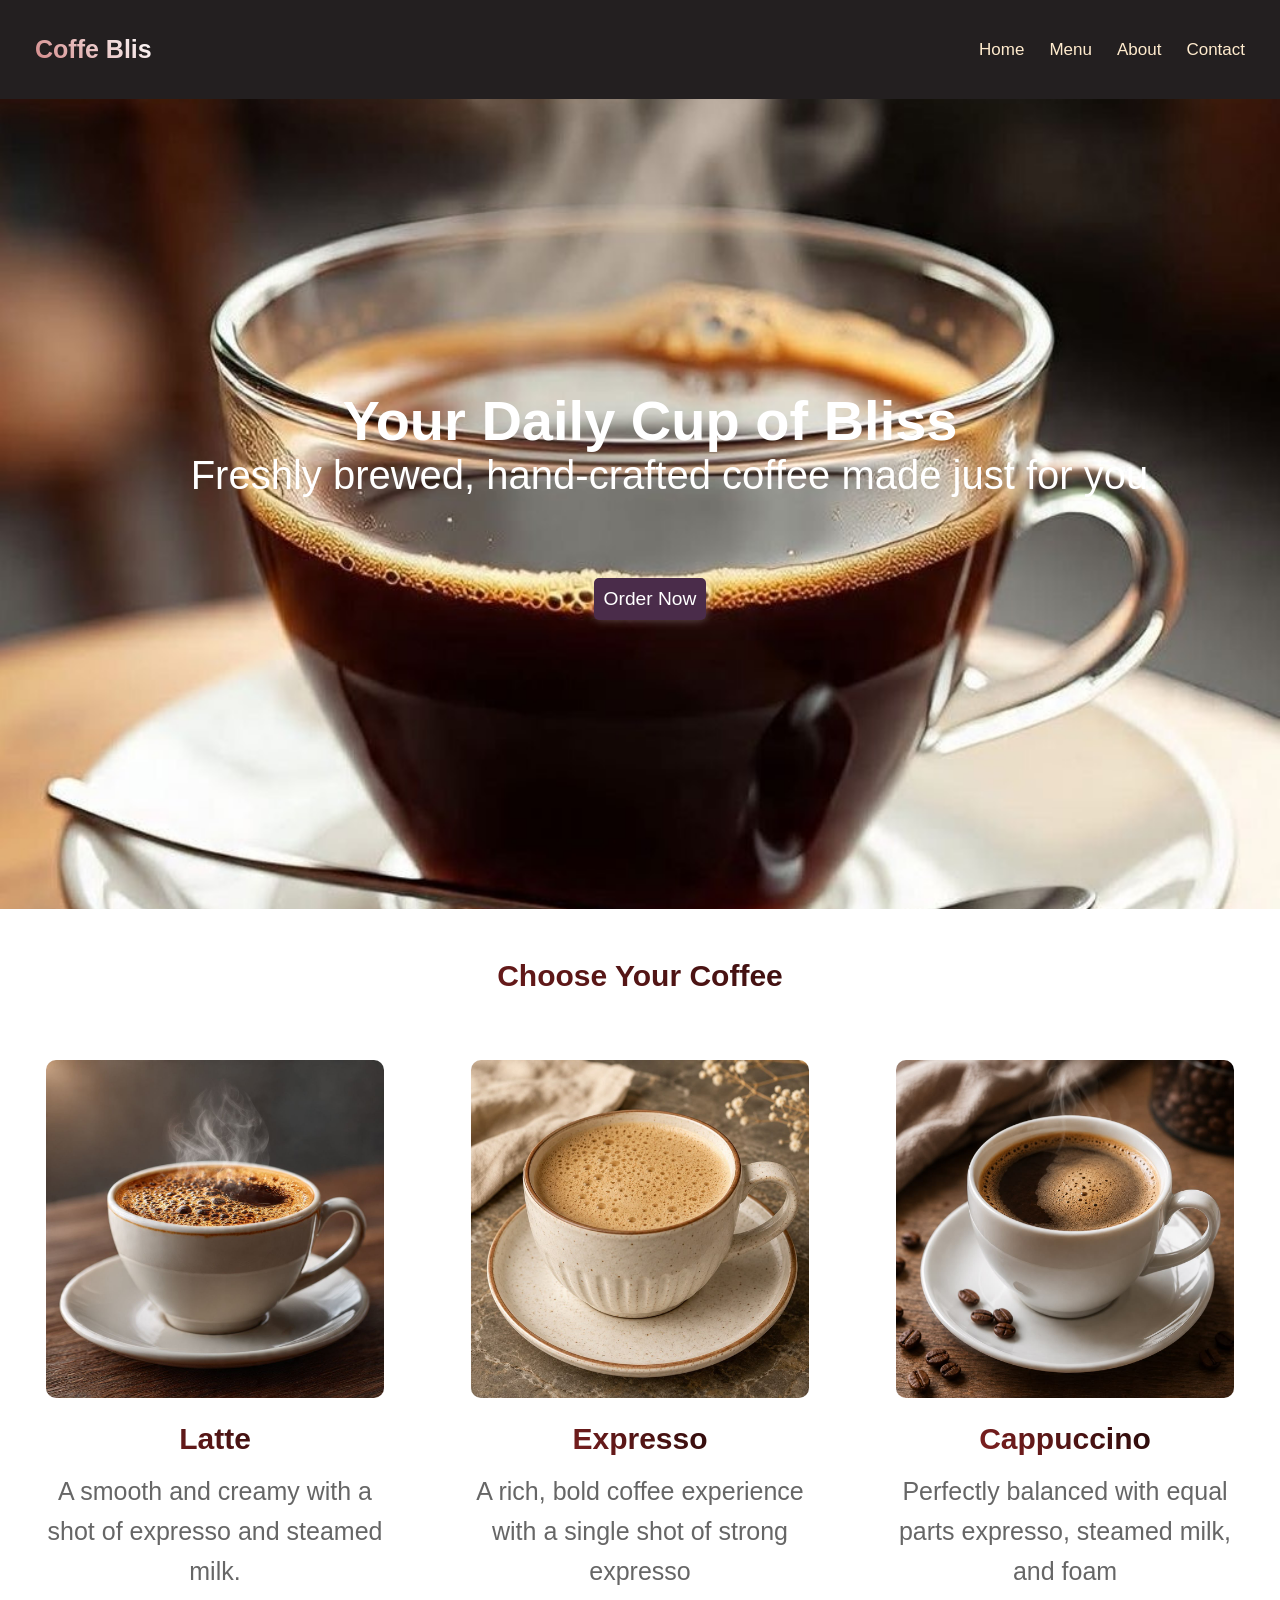
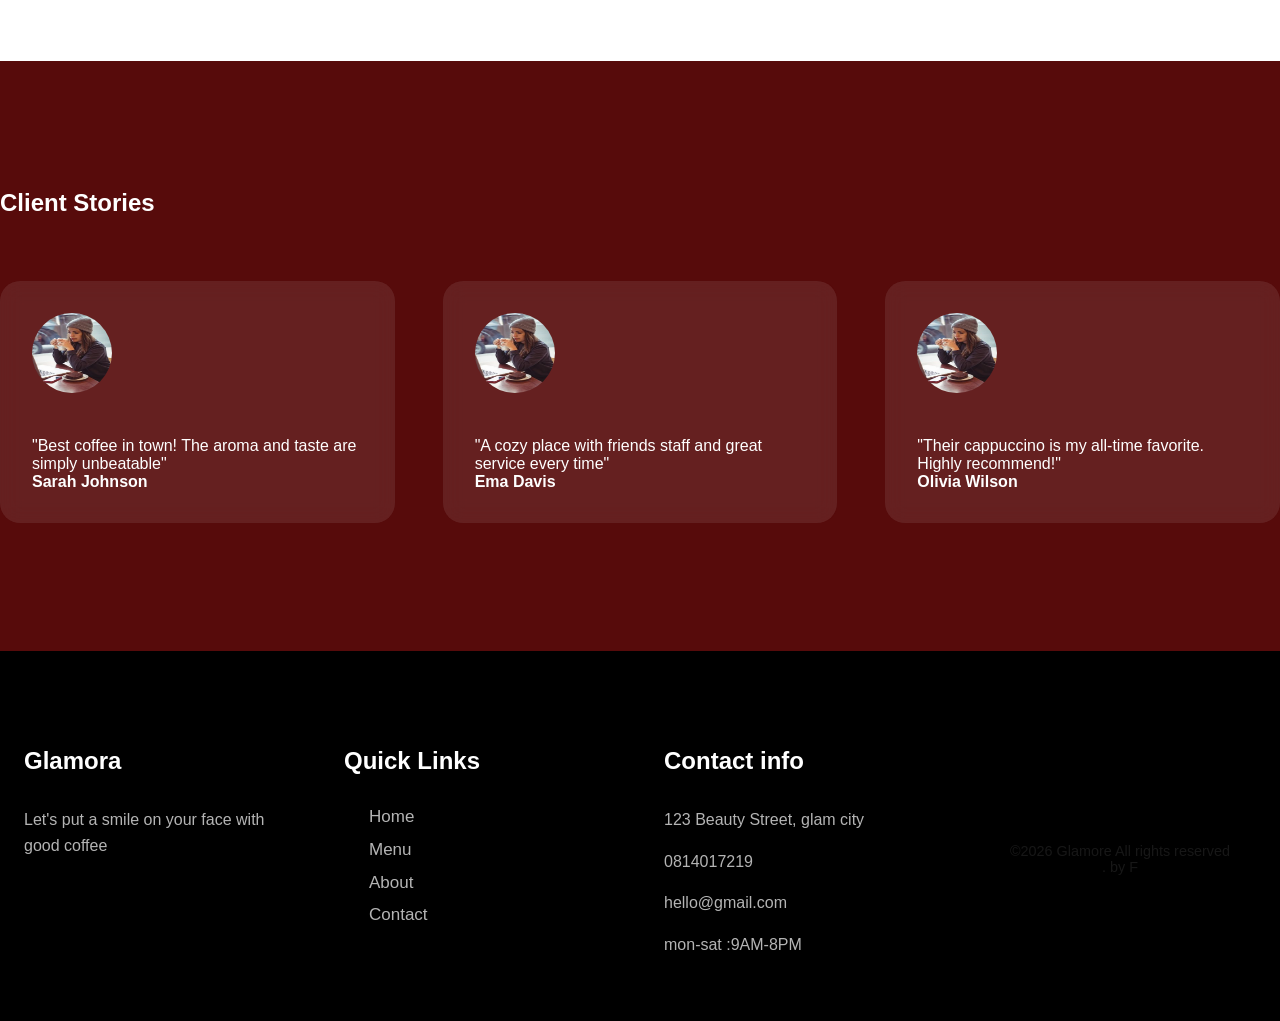
<file: index.html>
<!DOCTYPE html>
<html lang="en">
<head>
    <meta charset="UTF-8">
    <meta name="viewport" content="width=device-width, initial-scale=1.0">
    <title>Coffe Website</title>
    <link rel="stylesheet" href="style.css">
</head>
<body>
    <header>
        <div class="navbar">
            <h1 class="logo">Coffe Blis</h1>
            <nav>
                <ul>
                    <li><a href="index.html">Home</a></li>
                    <li><a href="menu.html">Menu</a></li>
                    <li><a href="about.html">About</a></li>
                    <li><a href="contact.html">Contact</a></li>
                </ul>

            </nav>

        </div>
    </header>

     <section class="hero">
        <div class="hero-content">
            <h2>Your Daily Cup of Bliss</h2>
            <p>Freshly brewed, hand-crafted coffee made just for you.</p>
            <a href="menu.html" class="cta-btn">Order Now</a>
        </div>
    </section>

    <section class="choose-coffee">
        <h3>Choose Your Coffee</h3>
        <div class="coffee-type">
            <div class="coffee-card">
                <img src="image/p1.JPG" alt="Latte">
                <h4>Latte</h4>
                <p>A smooth and creamy with a shot of expresso and steamed milk.</p>

            </div>

            <div class="coffee-card">
                <img src="image/p3.JPG" alt="Expresso">
                <h4>Expresso</h4>
                <p>A rich, bold coffee experience with a single shot of strong expresso</p>

            </div>

            <div class="coffee-card">
                <img src="image/p4.JPG" alt="Cappuccino">
                <h4>Cappuccino</h4>
                <p>Perfectly balanced with equal parts expresso, steamed milk, and foam</p>

            </div>

        </div>
        

    </section>

    <!---testimonials section-->
     <!----testimonial section-->
    <section class="testimonials" id="testimonials">
        <div class="container">
            <h2 class="scroll-reveal"> Client Stories</h2>
            <div class="testimonial-grid">
                <div class="testimonial-card scroll-reveal">
                    <img src="image/co.jpg" alt="client" class="client-photo">
                    <div class="ratings">
                        <i class="fas fa-star"></i>
                        <i class="fas fa-star"></i>
                        <i class="fas fa-star"></i>
                        <i class="fas f  a-star"></i>
                        <i class="fas fa-star"></i>

                    </div>
                    <p>"Best coffee in town! The aroma and taste are simply unbeatable"</p>
                    <h4>Sarah Johnson</h4>
                </div>
                <div class="testimonial-card scroll-reveal">
                    <img src="image/co.jpg" alt="client" class="client-photo">
                    <div class="ratings">
                        <i class="fas fa-star"></i>
                        <i class="fas fa-star"></i>
                        <i class="fas fa-star"></i>
                        <i class="fas fa-star"></i>
                        <i class="fas fa-star"></i>
                     
                    </div>
                    <p>"A cozy place with friends staff and great service every time"</p>
                    <h4>Ema Davis</h4>


                </div>

                <div class="testimonial-card scroll-reveal">
                    <img src="image/co.jpg" alt="client" class="client-photo">
                  <div class="ratings">
                    <i class="fas fa-star"></i>
                    <i class="fas fa-star"></i>
                    <i class="fas fa-star"></i>
                    <i class="fas fa-star"></i>
                    <i class="fas fa-star-half-alt"></i>

                  </div>
                  <p>"Their cappuccino is my all-time favorite. Highly recommend!"</p>
                  <h4>Olivia Wilson</h4>

                </div>

            </div>

        </div>

    </section>

     <!----add tgis footer before closing tag-->
    <footer>
        <div class="container">
            <div class="footer-content scroll-revael">
                <div class="footer-col">
                    <h3>Glamora</h3>
                    <p>Let's put a smile on your face with good coffee</p>
                    <div class="social links">
                        <a href="#"></a>
                        <a href="#"></a>
                        <a href="#"></a>
                        <a href="#"></a>

                    </div>

                </div>

                <div class="footer-col">
                    <h3>Quick Links</h3>
                    <ul class="footer-link"> 
                        <li><a href="index.html">Home</a></li>
                        <li><a href="menu.html">Menu</a></li>
                        <li><a href="about.html">About</a></li>
                        <li><a href="contact.html">Contact</a></li>

                    </ul>
                </div>

                <div class="footer-col">
                    <h3>Contact info</h3>
                    <p><i class="fas fa-map-marer-alt"></i>123 Beauty Street, glam city</p>
                    <p class="fas fa-phone">0814017219</p>
                    <p><i class="fas fa-envelope"></i>hello@gmail.com</p>
                    <p><i class="fas fa-clock"></i>mon-sat :9AM-8PM</p>

                </div>

                <div class="copyright scroll-revael">
                    <p>&copy;2026 Glamore All rights reserved . by F</p>

                </div>

            </div>

        </div>
    </footer>

    

    
</body>
</html>
</file>
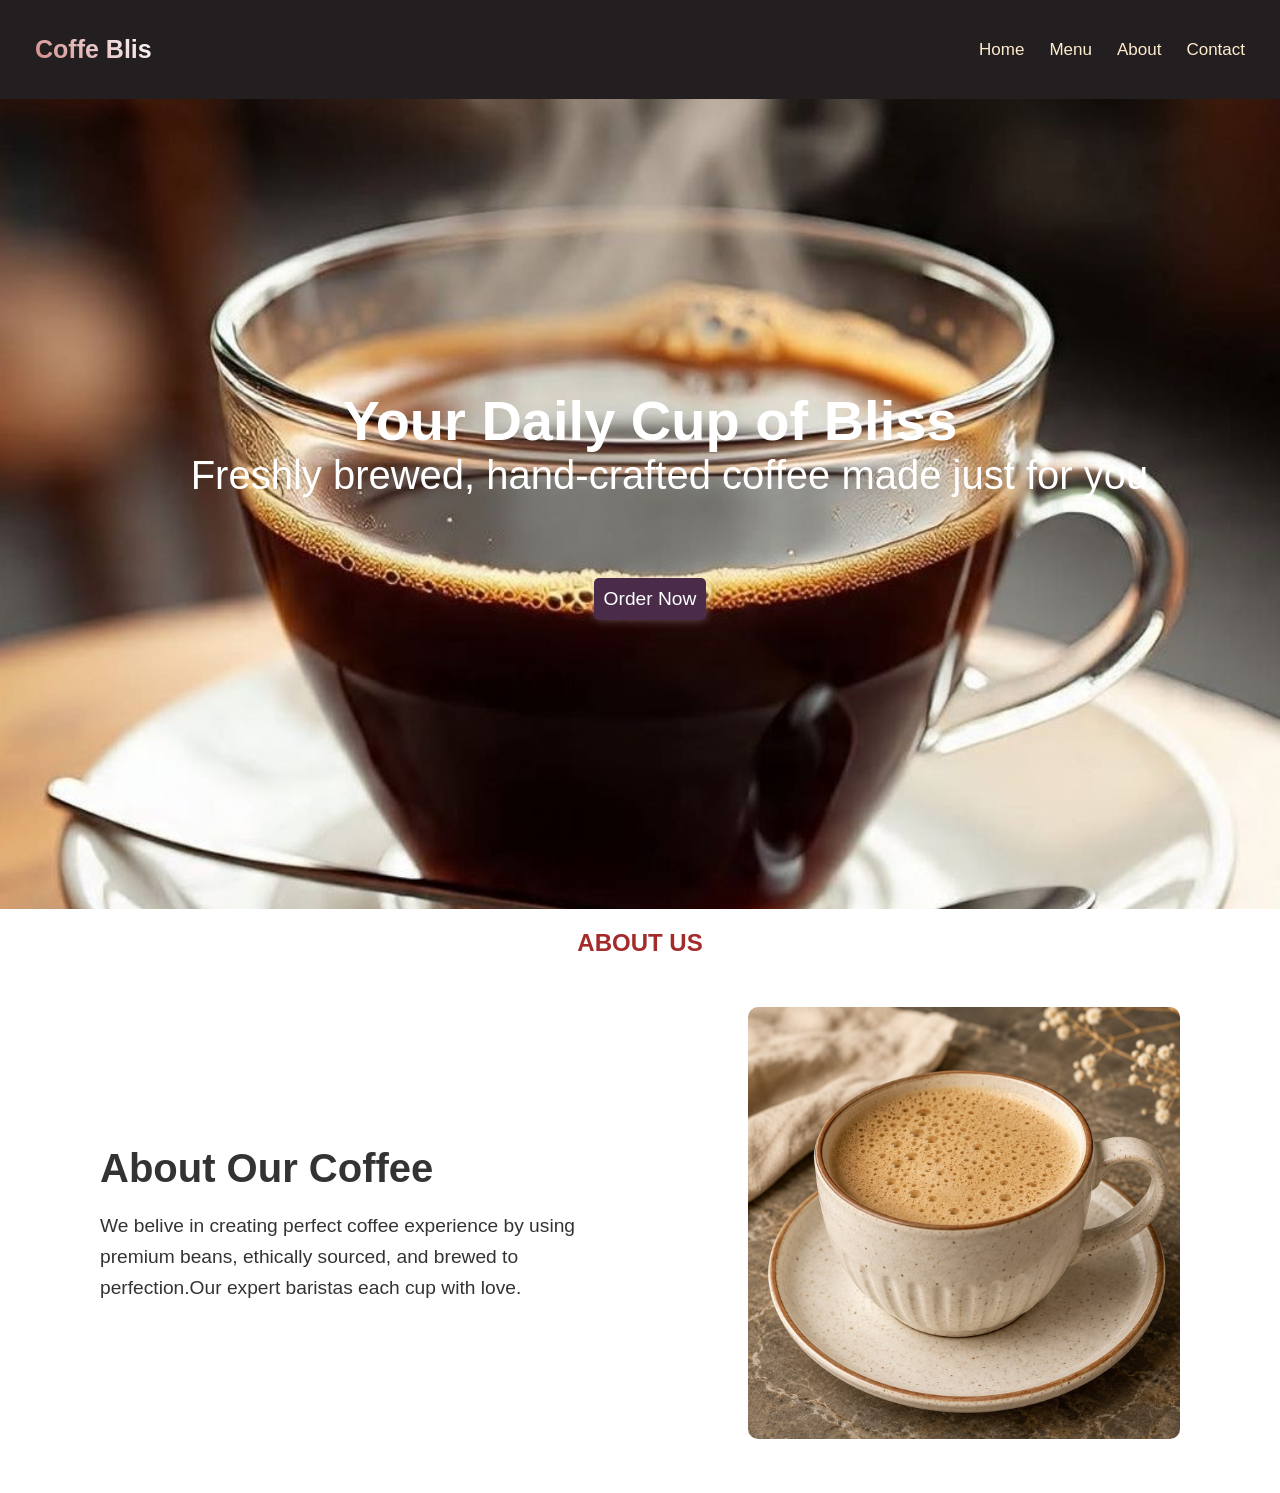
<file: about.html>
<!DOCTYPE html>
<html lang="en">
<head>
    <meta charset="UTF-8">
    <meta name="viewport" content="width=device-width, initial-scale=1.0">
    <title>About page</title>
    <link rel="stylesheet" href="style.css">
</head>
<body>
     <header>
        <div class="navbar">
            <h1 class="logo">Coffe Blis</h1>
            <nav>
                <ul>
                    <li><a href="index.html">Home</a></li>
                    <li><a href="menu.html">Menu</a></li>
                    <li><a href="about.html">About</a></li>
                    <li><a href="contact.html">Contact</a></li>
                </ul>

            </nav>

        </div>
    </header>

     <section class="hero">
        <div class="hero-content">
            <h2>Your Daily Cup of Bliss</h2>
            <p>Freshly brewed, hand-crafted coffee made just for you.</p>
            <a href="menu.html" class="cta-btn">Order Now</a>
        </div>
    </section> 

     <div class="rowe">
    <h2>ABOUT US</h2>
     
   </div>

   <section class="about">
        <div class="about-text">
            <h3>About Our Coffee</h3>
        <p>We belive in creating perfect coffee experience by using premium beans, ethically sourced, and brewed to perfection.Our expert baristas each cup with love.</p>
        </div>
        <div class="about-image">
            <img src="image/p3.JPG" alt="Coffee" srcset="">

        </div>
    </section>
  
    
</body>
</html>
</file>
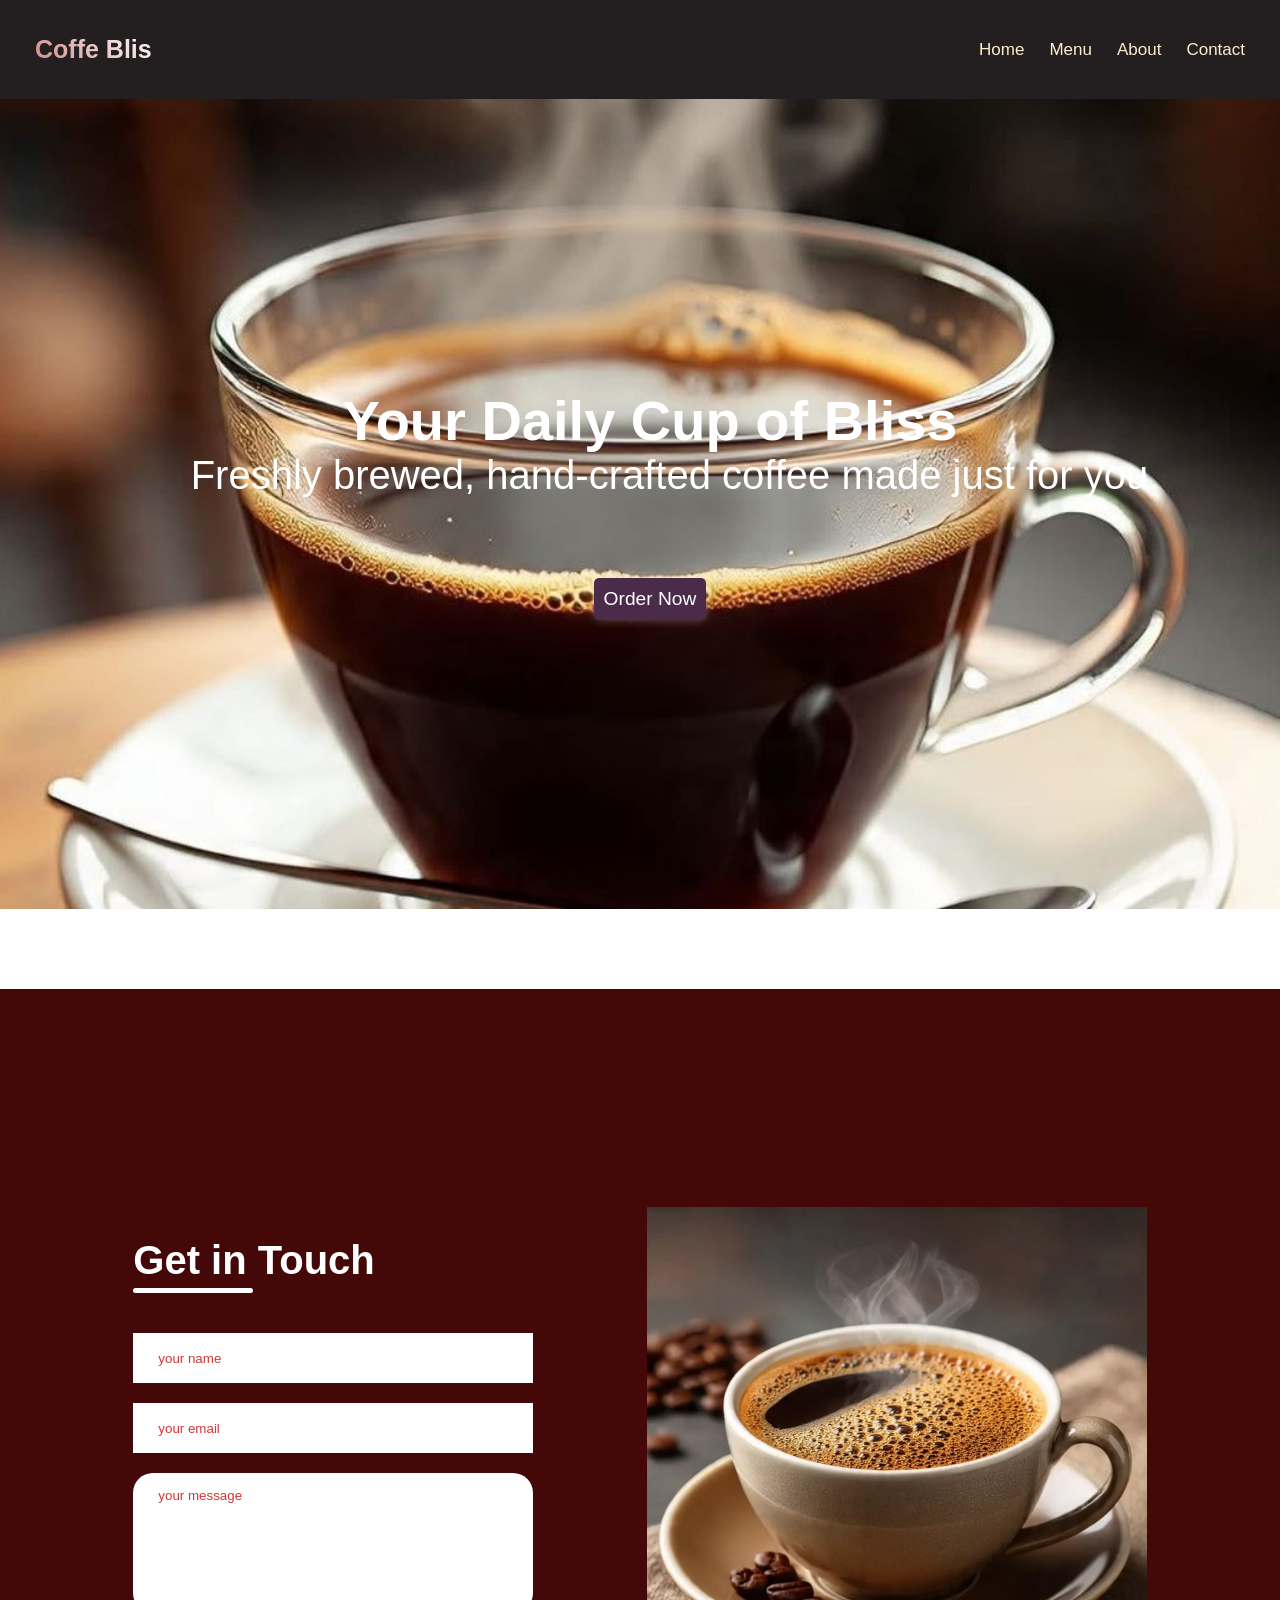
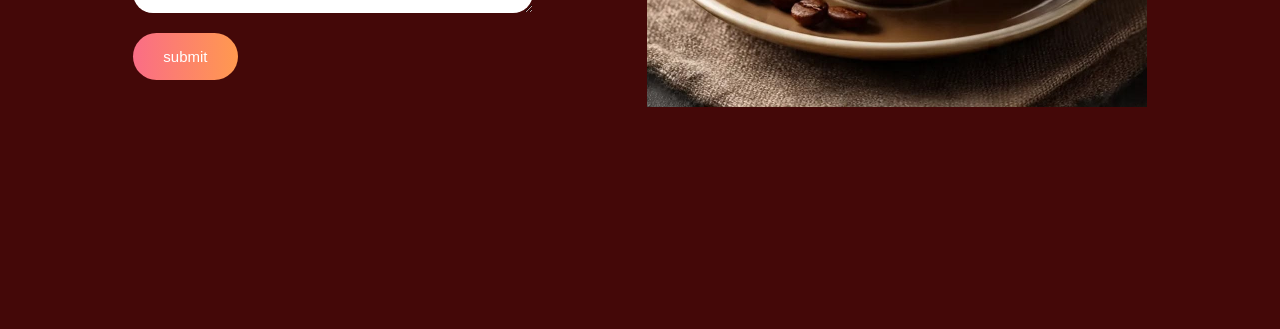
<file: contact.html>
<!DOCTYPE html>
<html lang="en">
<head>
    <meta charset="UTF-8">
    <meta name="viewport" content="width=device-width, initial-scale=1.0">
    <title>Contact page</title>
    <link rel="stylesheet" href="style.css">
</head>
<body>

    <header>
        <div class="navbar">
            <h1 class="logo">Coffe Blis</h1>
            <nav>
                <ul>
                    <li><a href="index.html">Home</a></li>
                    <li><a href="menu.html">Menu</a></li>
                    <li><a href="about.html">About</a></li>
                    <li><a href="contact.html">Contact</a></li>
                </ul>

            </nav>

        </div>
    </header>

     <section class="hero">
        <div class="hero-content">
            <h2>Your Daily Cup of Bliss</h2>
            <p>Freshly brewed, hand-crafted coffee made just for you.</p>
            <a href="menu.html" class="cta-btn">Order Now</a>
        </div>
    </section>

    <section class="color-color">
        <div class="contact-container">
        <form action="https://api.web3forms.com/submit" method="post" class="contact-left">
            <div class="contact-left-title">
                <h2>Get in Touch</h2>
                <hr>

            </div>
            <input type="hidden" name="access_key" value="0de5482f-7519-4f2d-a874-bb8458243457"> 
            <input type="text" name="name" placeholder="your name" class="contact-input" required>
            <input type="email" name="email" placeholder="your email" class="contact-input" required>
            <textarea name="message" placeholder="your message" class="contact-input" required></textarea>
            <button type="submit">submit</button>


        </form>
        <div class="contact-right">
            <img src="image/p2.JPG" alt="">

        </div>
    </section>




    
</body>
</html>
</file>
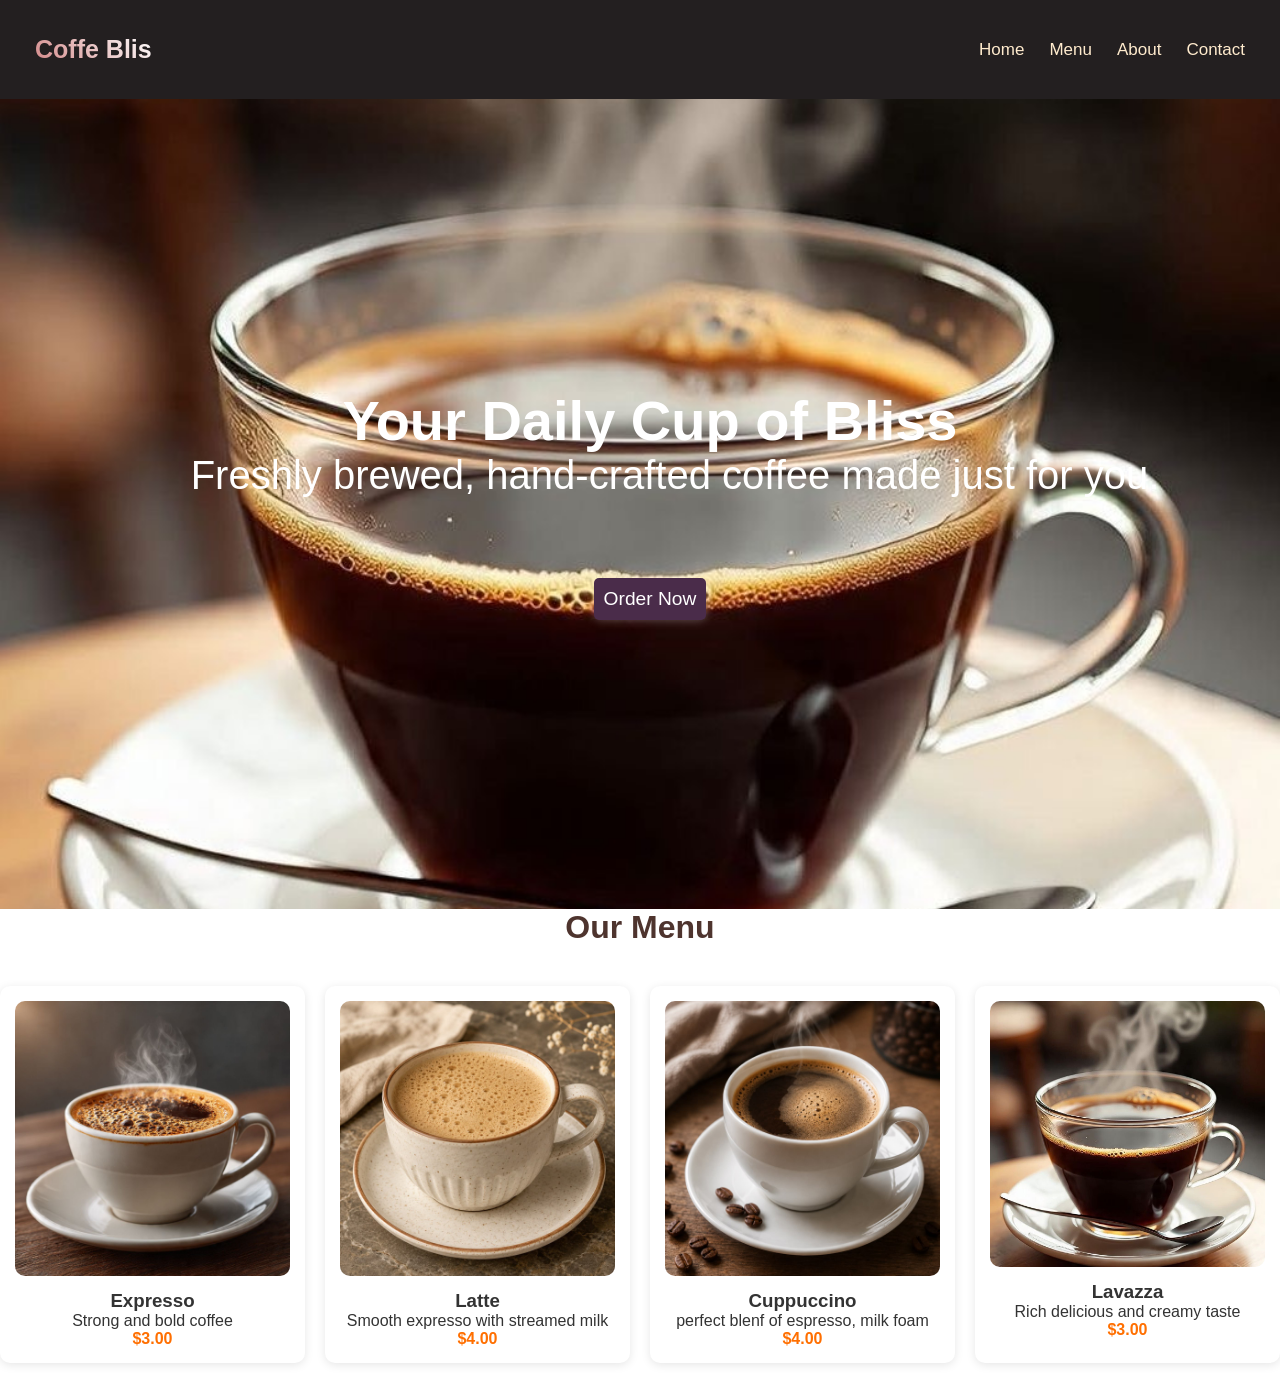
<file: menu.html>
<!DOCTYPE html>
<html lang="en">
<head>
    <meta charset="UTF-8">
    <meta name="viewport" content="width=device-width, initial-scale=1.0">
    <title>Menu page</title>
    <link rel="stylesheet" href="style.css">
</head>
<body>
     <header>
        <div class="navbar">
            <h1 class="logo">Coffe Blis</h1>
            <nav>
                <ul>
                    <li><a href="index.html">Home</a></li>
                    <li><a href="menu.html">Menu</a></li>
                    <li><a href="about.html">About</a></li>
                    <li><a href="contact.html">Contact</a></li>
                </ul>

            </nav>

        </div>
    </header>

     <section class="hero">
        <div class="hero-content">
            <h2>Your Daily Cup of Bliss</h2>
            <p>Freshly brewed, hand-crafted coffee made just for you.</p>
            <a href="menu.html" class="cta-btn">Order Now</a>
        </div>
    </section>

    <section id="menu" class="menu container">
        <h2 class="section-title">Our Menu</h2>
        <div class="menu-grid">
            <div class="menu-item">
                <img src="image/p1.JPG" alt="Latte">
                <h3>Expresso</h3>
                <p>Strong and bold coffee</p>
                <span>$3.00</span>

            </div>

            <div class="menu-item">
                <img src="image/p3.JPG" alt="Expresso">
                <h3>Latte</h3>
                <p>Smooth expresso with streamed milk</p>
                <span>$4.00</span>

            </div>

            <div class="menu-item">
                <img src="image/p4.JPG" alt="cappuccino">
                <h3>Cuppuccino</h3>
                <p>perfect blenf of espresso, milk foam</p>
                <span>$4.00</span>

            </div>

            <div class="menu-item">
                <img src="image/p6.JPG" alt="">
                <h3>Lavazza</h3>
                <p>Rich delicious and creamy taste</p>
                <span>$3.00</span>

            </div>

        </div>
        

    </section>

    
    
</body>
</html>
</file>
<file: style.css>
*{
    padding: 0;
    margin: 0;
    box-sizing: border-box;
    font-family: 'poppins' , sans-serif;
}

body{
    background-color: #fff;
    color: #333;

}

header{
    background-color: #231f20;
    padding: 35px;

}

.navbar{
    display: flex;
    align-items: center;
    justify-content: space-between;

}

.logo{
    font-size: 25px;
    background: linear-gradient(45deg, #d38888 ,#FFFF );
    -webkit-background-clip: text;
    -webkit-text-fill-color: transparent; 


}

nav ul {
    display: flex;
    list-style: none;
}

ul li {
    margin-left: 25px;
}

ul li a{
    color: blanchedalmond;
    text-decoration: none;
    transition: all 3s ease;
    font-size: 17px;
}

ul li a:hover{
    transition: all 3s ease;
    color: rgb(173, 35, 35);
}

.hero{
    height: 90vh;
    background: url(image/p6.JPG) center/cover no-repeat;
    position: relative;
    display: flex;
    justify-content: center;
    align-items: center;
    text-align: center;
    color: #fff;
    animation: fadeIn 2s all;
}

.hero-content{
    display: flex;
    text-align: left;
    flex-direction: column;
    align-items: flex-start;
    margin-left: 20px;
}

.hero-content h2{
    font-size: 3.5em;
    margin-left: 50px;
    color: #fff;
    margin: auto;

}

.hero-content p{
    font-size: 2.5em;
    margin-bottom: 80px;
    margin-left: 50px;
    color: #fff;
}

.hero-content .cta-btn{
    padding: 10px;
    font-size: 1.2em;
    background-color: #4a2c4a;
    color: #fff;
    text-decoration: none;
    border-radius: 5px;
    margin-left: 50px;
     transition: background-color 0.3s ease;
    box-shadow: 0 0 10px rgba(255, 255, 255, 0.3);
    margin: auto;

}

.hero-content .cta-btn:hover {
    background-color: #d38888;
    box-shadow: 0 0 20px rgba(255, 255, 255, 0.7), 0 0 40px rgba(255, 255, 255, 0.5);
}


.choose-coffee{
    padding: 50px 10px;
    text-align: center;
    background-color: #fff;
}

.choose-coffee h3{
    margin-bottom: 47px;
    font-size: 30px;
    background: linear-gradient(45deg, brown ,black );
    -webkit-background-clip: text;
    -webkit-text-fill-color: transparent; 
}

.coffee-type{
    display: flex;
    justify-content: space-around;
    gap: 15px;

}

.coffee-card{
    background-color: #fff;
    border-radius: 10px;
    box-shadow: 0.8px rgba(0,0,0,0.1);
    padding: 20px;
    width: 30%;
    transition: transform 0.3s ease;
}

.choose-coffee img:hover{
    transform: rotateX(360deg);  
    transition: 3s;
    
}

.coffee-card img {
    border-radius: 100%; 
    transition: all 3s;
    width: 100%;
    border-radius: 10px;
    margin-bottom: 20px;
}


.coffee-card h4 {
    font-size: 30px;
    background: linear-gradient(45deg, brown ,black );
    -webkit-background-clip: text;
    -webkit-text-fill-color: transparent;
    margin-bottom: 15px;
}

.coffee-card p {
    color: #666;
    font-size: 25px;
    line-height: 1.6;
}

/*Testimonial section*/
.testimonials {
    padding: 8rem 0;
    background-color: rgb(87, 11, 11);
    color: #fff;
    position: relative;
    overflow: hidden;
}

.testimonial-grid{
    display: grid;
    grid-template-columns: repeat(auto-fit,minmax(200px, 1fr));
    gap: 3rem;
    margin-top: 4rem;
}


.testimonial-card{
    background: rgba(225, 225, 225, 0.1);
    padding: 2rem;
    border-radius: 20px;
    backdrop-filter: blur(10px);
    position: relative;
}

.client-photo{
    width: 80px;
    height: 80px;
    border-radius: 50%;
    margin-bottom: 1.5rem;
    border: 3px solid var();
}

.ratings{
    color: yellow;
    margin: 1rem;

}


/* responsive design*/
@media(max-width:1200){
    .hero-title{
        font-size: 3.5rem;
    }
} 

@media(max-width:992px){
    .hero{
        grid-template-columns: 1fr;
        padding: 150px 0 60px;
        text-align: center;
    }
    .hero-image{
        max-width: 600px;
        margin: 0 auto;
    }
}


@media(max-width:763px){
    .container{
        padding: 0 20px;
    }
    .nav-links{
        display: none;
    }
    .hero-title{
        font-size: 2.8rem;
    }
}


/*footer*/

footer{
    background: black;
    color: #fff;
    padding: 6rem 0 3rem;
    position: relative;
}

.footer-content{
    display: grid;
    grid-template-columns: repeat(auto-fit,minmax(250px, 1fr));

}

.footer-col{
    padding: 0 1.5rem;

}

.footer-col h3 {
    color: var(--primary);
    font-size: 1.5rem;
    margin-bottom: 2rem;
    position: relative;
}

.footer-col h3::after{
    content: '';
    position: absolute;
    bottom: -10px;
    left: 0;
    width: 50px;
    height: 2px;
    background: var(--primary);
}

.footer-col p{
    color: rgba(225, 225, 225, 0.8);
    margin-bottom: 1rem;
    line-height: 1.6;


}

.footer-link{
    list-style: none;

}


.footer-link li {
    margin-bottom: 0.8rem;
}

.footer-link a{
    color: rgba(225, 225, 225, 0.8);
    text-decoration: none;
    transition: all 0.3s ease;
    position: relative;
}

.footer-link a:hover{
    color: var(--primary);
    padding-left: 10px;
}

.footer-link a::before{
    content: '';
    position: absolute;
    left: -15px;
    opacity: 0;
    transition: all 0.3s ease;
}


.footer-link a:hover::before{
    opacity: 1;
    left: -10px;
}

.social-links a{
    width:40px;
    height: 40px;
    background: rgba(225, 225, 225, 0.1);
    border-radius: 50%;
    display: flex;
    align-items: center;
    justify-content: center;
    color: var(--light);
    text-decoration: none;
    transition: all 0.3s ease;
}

.copyright{
    text-align: center;
    padding: 3rem;
    margin-top: 3rem;
    color: rgba(225, 225, 225, 0.1);
    font-size: 0.9rem;

}


@media(max-width:768px){
    .footer-content{
        grid-template-columns: 1fr;
        text-align: center;
    }


 .footer-col h3::after{
    left:50%;
    transform: translateX(-50PX);
 }
 .Social-links{
    justify-content: center;
 }

}

/*contact page*/

.color-color{
    background-color: rgb(68, 8, 8);
    margin-top: 80px;
    padding: 20px;
}

.contact-container{
    height: 100vh;
    display: flex;
    align-items: center;
    justify-content: space-evenly;
}

.contact-left{
    display: flex;
    flex-direction: column;
    align-items: start;
    gap: 20px;

}



.contact-left-title h2{
    font-weight: 600;
    color: #fff;
    font-size: 40px;
    margin-bottom: 5px;
}

.contact-left-title hr {
    border: none;
    width: 120px;
    height: 5px;
    background-color: #fff;
    border-radius: 10px;
    margin-bottom: 20px;
}

.contact-input{
    width: 400px;
    height: 50px;
    border: none;
    outline: none;
    padding-left: 25px;
    font-weight: 500;
    color: #666;

}

.contact-left textarea {
    height: 140px;
    padding-top: 15px;
    border-radius: 20px;
}

.contact-input:focus {
    border: 2px solid black;
}
.contact-input::placeholder{
    color: rgb(212, 54, 54);
}

.contact-left button{
    display: flex;
    align-items: center;
    padding: 15px 30px;
    font-size: 15px;
    color: #fff;
    gap: 10px;
    border: none;
    border-radius: 50px;
    background: linear-gradient(270deg, #ff994f, #fa6d86);
    cursor: pointer;
}

.contact-right img {
    width: 500px;
}


/*about page*/

.rowe{
    color: brown;
    align-items: center;
    text-align: center;
    margin-top: 20px;
    
}


.about {
    display: flex;
    justify-content: space-between;
    align-items: center;
    padding: 50px 100px;
    animation: slideup 1.5s ease-in-out;
}

.about-text {
    width: 50%;

}

.about h3 {
    font-size: 2.5em;
    margin-bottom: 20px;
}

.about p {
    font-size: 1.2em;
    line-height: 1.6;
}

.about-image {
    width: 40%;
}

.about-image img {
    max-width: 100%;
    border-radius: 10px;

}


.section-title{
    text-align: center;
    font-size: 2rem;
    margin-bottom: 40px;
    color: #4e342e;

}

.menu-grid{
    display: grid;
    grid-template-columns: repeat(auto-fit, minmax(250px, 1fr));
    gap: 20px;

}


.menu-item{
    background: #fff;
    border-radius: 10px;
    padding: 15px;
    text-align: center;
    box-shadow: 0 2px 10px rgb(0,0,0,0.1);
    transition: transform 0.3s;
}

.menu-item img{
    width: 100%;
    border-radius: 10px;
    margin-bottom: 10px;

}

.menu-item:hover{
    transform: scale(1.05);
}

.menu-item span{
    color: #ff6f00;
    font-weight: bold;
}

#menu{
    margin-bottom: 30px;
}
</file>
